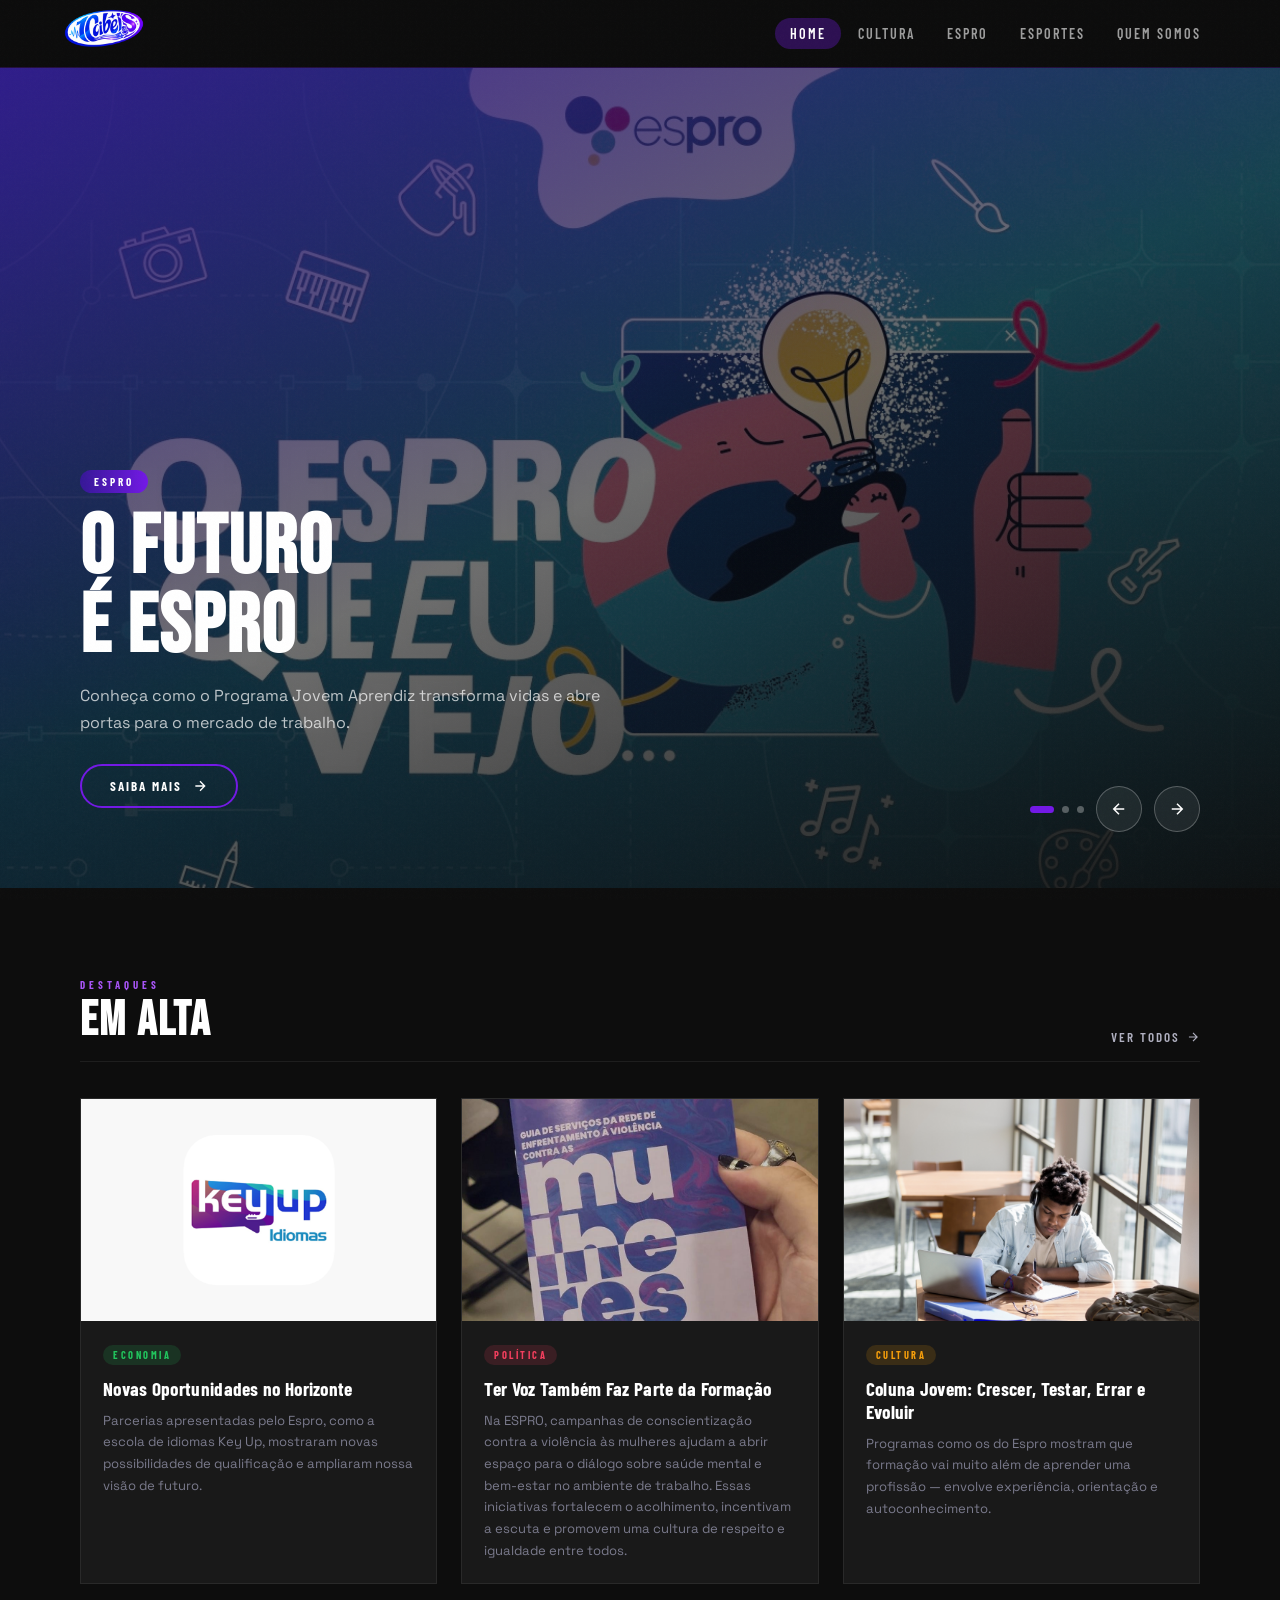
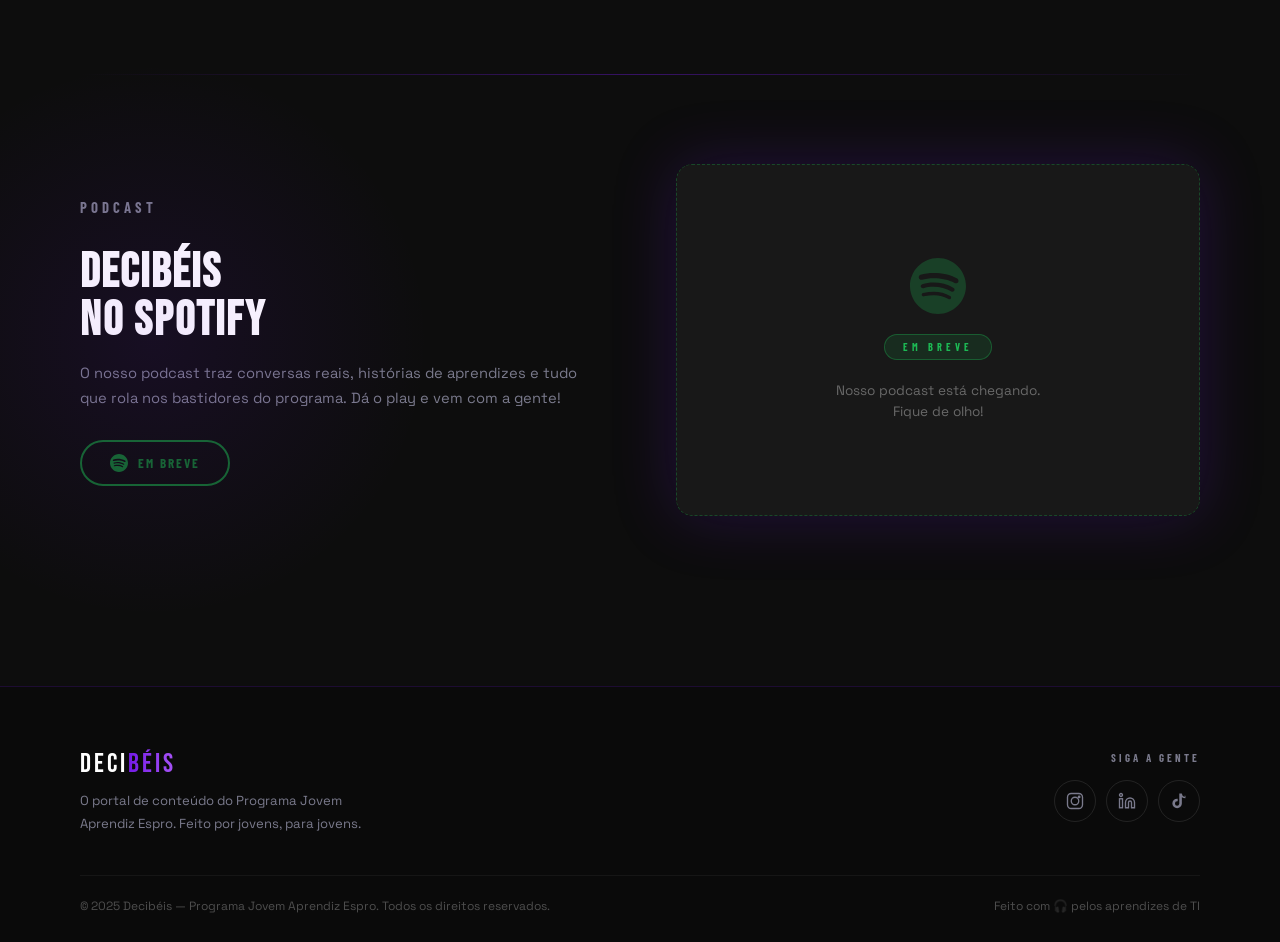
<file: index.html>
<!DOCTYPE html>
<html lang="pt-BR">

<head>
  <meta charset="UTF-8" />
  <meta name="viewport" content="width=device-width, initial-scale=1.0" />
  <title>Decibéis — Portal de Conteúdo Jovem Aprendiz</title>
  <link rel="stylesheet" href="style.css" />
</head>

<body>

  <!-- ── HEADER ── -->
  <header>
    <a href="index.html" class="logo-area">
      <img src="logo10.png" class="logo-img" alt="Decibéis">
    </a>

    <nav>
      <a href="index.html" class="active">Home</a>
      <a href="cultura.html">Cultura</a>
      <a href="espro.html">Espro</a>
      <a href="esportes.html">Esportes</a>
      <a href="quem-somos.html">Quem Somos</a>
    </nav>
  </header>

  <main>

    <!-- ── CARROSSEL ── -->
    <section class="carousel-section">
      <div class="carousel-track">

        <!-- Slide 1 — Espro -->
        <div class="carousel-slide active">
          <div class="carousel-slide-bg" style="background-image: url('esproqueeuvejo.JPG');"></div>
          <div class="carousel-content">
            <span class="slide-category">Espro</span>
            <h1 class="slide-title">O Futuro<br>é Espro</h1>
            <p class="slide-subtitle">Conheça como o Programa Jovem Aprendiz transforma vidas e abre portas para o
              mercado de trabalho.</p>
            <a href="espro.html" class="slide-btn">
              Saiba mais
              <svg width="16" height="16" viewBox="0 0 24 24" fill="none" stroke="currentColor" stroke-width="2">
                <path d="M5 12h14M12 5l7 7-7 7" />
              </svg>
            </a>
          </div>
        </div>

        <!-- Slide 2 — Saúde -->
        <div class="carousel-slide">
          <div class="carousel-slide-bg" style="background-image: url('treinosaude.jpg');"></div>
          <div class="carousel-content">
            <span class="slide-category">Saúde</span>
            <h1 class="slide-title">Cuidar<br>de Você</h1>
            <p class="slide-subtitle">Hábitos saudáveis não precisam ser complicados. Pequenas atitudes já fazem uma
              grande diferença na sua rotina.</p>
            <a href="esportes.html" class="slide-btn">
              Ver mais
              <svg width="16" height="16" viewBox="0 0 24 24" fill="none" stroke="currentColor" stroke-width="2">
                <path d="M5 12h14M12 5l7 7-7 7" />
              </svg>
            </a>
          </div>
        </div>

        <!-- Slide 3 — Cultura -->
        <div class="carousel-slide">
          <div class="carousel-slide-bg" style="background-image: url('crescer.webp');"></div>
          <div class="carousel-content">
            <span class="slide-category">Cultura</span>
            <h1 class="slide-title">Crescer,<br>Evoluir</h1>
            <p class="slide-subtitle">Ser jovem adulto hoje é um jogo no modo difícil. Entre estudos, trabalho e redes
              sociais — como realmente crescer?</p>
            <a href="cultura.html" class="slide-btn">
              Explorar
              <svg width="16" height="16" viewBox="0 0 24 24" fill="none" stroke="currentColor" stroke-width="2">
                <path d="M5 12h14M12 5l7 7-7 7" />
              </svg>
            </a>
          </div>
        </div>

      </div>

      <!-- Controls -->
      <div class="carousel-controls">
        <div class="carousel-dots">
          <div class="carousel-dot active"></div>
          <div class="carousel-dot"></div>
          <div class="carousel-dot"></div>
        </div>
        <button class="carousel-arrow carousel-prev" aria-label="Anterior">
          <svg width="18" height="18" viewBox="0 0 24 24" fill="none" stroke="currentColor" stroke-width="2">
            <path d="M19 12H5M12 19l-7-7 7-7" />
          </svg>
        </button>
        <button class="carousel-arrow carousel-next" aria-label="Próximo">
          <svg width="18" height="18" viewBox="0 0 24 24" fill="none" stroke="currentColor" stroke-width="2">
            <path d="M5 12h14M12 5l7 7-7 7" />
          </svg>
        </button>
      </div>
    </section>

    <!-- ── DESTAQUES ── -->
    <section class="news-section">
      <div class="section-header">
        <div>
          <p class="section-label">Destaques</p>
          <h2 class="section-title">Em Alta</h2>
        </div>
        <a href="#" class="section-link">
          Ver todos
          <svg width="14" height="14" viewBox="0 0 24 24" fill="none" stroke="currentColor" stroke-width="2">
            <path d="M5 12h14M12 5l7 7-7 7" />
          </svg>
        </a>
      </div>

      <div class="news-grid">

        <!-- Card — Economia -->
        <div class="news-card">
          <img src="keyup.png" alt="Key Up Idiomas" class="news-card-img" />
          <div class="news-card-body">
            <span class="news-card-cat cat-economia">Economia</span>
            <h3 class="news-card-title">Novas Oportunidades no Horizonte</h3>
            <p class="news-card-excerpt">Parcerias apresentadas pelo Espro, como a escola de idiomas Key Up, mostraram
              novas possibilidades de qualificação e ampliaram nossa visão de futuro.</p>
          </div>
        </div>

        <!-- Card — Política -->
        <div class="news-card">
          <img src="livromulheres.jpeg" alt="Palestra Espro" class="news-card-img" />
          <div class="news-card-body">
            <span class="news-card-cat cat-politica">Política</span>
            <h3 class="news-card-title">Ter Voz Também Faz Parte da Formação</h3>
            <p class="news-card-excerpt">Na ESPRO, campanhas de conscientização contra a violência às mulheres ajudam a
              abrir espaço para o diálogo sobre saúde mental e bem-estar no ambiente de trabalho. Essas iniciativas
              fortalecem o acolhimento, incentivam a escuta e promovem uma cultura de respeito e igualdade entre todos.
            </p>
          </div>
        </div>

        <!-- Card — Cultura -->
        <div class="news-card">
          <img src="colunajovem.jpg" alt="Aula no computador" class="news-card-img" />
          <div class="news-card-body">
            <span class="news-card-cat cat-cultura">Cultura</span>
            <h3 class="news-card-title">Coluna Jovem: Crescer, Testar, Errar e Evoluir</h3>
            <p class="news-card-excerpt">Programas como os do Espro mostram que formação vai muito além de aprender uma
              profissão — envolve experiência, orientação e autoconhecimento.</p>
          </div>
        </div>

      </div>
    </section>

    <div class="divider"></div>

    <!-- ── PODCAST ── -->
    <section class="podcast-section">
      <div class="podcast-info">
        <p class="section-label">Podcast</p>
        <h2 class="section-title">Decibéis<br>no Spotify</h2>
        <p>O nosso podcast traz conversas reais, histórias de aprendizes e tudo que rola nos bastidores do programa. Dá
          o play e vem com a gente!</p>
        <a href="https://open.spotify.com" target="_blank" class="slide-btn"
          style="border-color: #1DB954; color: #1DB954; opacity: 0.5; pointer-events: none; cursor: default;">
          <svg width="18" height="18" viewBox="0 0 24 24" fill="#1DB954">
            <path
              d="M12 0C5.4 0 0 5.4 0 12s5.4 12 12 12 12-5.4 12-12S18.66 0 12 0zm5.521 17.34c-.24.359-.66.48-1.021.24-2.82-1.74-6.36-2.101-10.561-1.141-.418.122-.779-.179-.899-.539-.12-.421.18-.78.54-.9 4.56-1.021 8.52-.6 11.64 1.32.42.18.479.659.301 1.02zm1.44-3.3c-.301.42-.841.6-1.262.3-3.239-1.98-8.159-2.58-11.939-1.38-.479.12-1.02-.12-1.14-.6-.12-.48.12-1.021.6-1.141C9.6 9.9 15 10.561 18.72 12.84c.361.181.54.78.241 1.2zm.12-3.36C15.24 8.4 8.82 8.16 5.16 9.301c-.6.179-1.2-.181-1.38-.721-.18-.601.18-1.2.72-1.381 4.26-1.26 11.28-1.02 15.721 1.621.539.3.719 1.02.419 1.56-.299.421-1.02.599-1.559.3z" />
          </svg>
          Em breve
        </a>
      </div>

      <!-- CARD "EM BREVE" no lugar do iframe -->
      <div class="podcast-player">
        <div style="
      background: #181818;
      border-radius: 16px;
      height: 352px;
      display: flex;
      flex-direction: column;
      align-items: center;
      justify-content: center;
      gap: 20px;
      border: 1px dashed rgba(29,185,84,0.3);
      text-align: center;
      padding: 40px;
    ">
          <!-- ícone Spotify apagado -->
          <svg width="56" height="56" viewBox="0 0 24 24" fill="rgba(29,185,84,0.25)">
            <path
              d="M12 0C5.4 0 0 5.4 0 12s5.4 12 12 12 12-5.4 12-12S18.66 0 12 0zm5.521 17.34c-.24.359-.66.48-1.021.24-2.82-1.74-6.36-2.101-10.561-1.141-.418.122-.779-.179-.899-.539-.12-.421.18-.78.54-.9 4.56-1.021 8.52-.6 11.64 1.32.42.18.479.659.301 1.02zm1.44-3.3c-.301.42-.841.6-1.262.3-3.239-1.98-8.159-2.58-11.939-1.38-.479.12-1.02-.12-1.14-.6-.12-.48.12-1.021.6-1.141C9.6 9.9 15 10.561 18.72 12.84c.361.181.54.78.241 1.2zm.12-3.36C15.24 8.4 8.82 8.16 5.16 9.301c-.6.179-1.2-.181-1.38-.721-.18-.601.18-1.2.72-1.381 4.26-1.26 11.28-1.02 15.721 1.621.539.3.719 1.02.419 1.56-.299.421-1.02.599-1.559.3z" />
          </svg>

          <!-- badge EM BREVE -->
          <span style="
        background: rgba(29,185,84,0.12);
        border: 1px solid rgba(29,185,84,0.35);
        color: #1DB954;
        font-family: 'Barlow Condensed', sans-serif;
        font-weight: 700;
        font-size: 0.65rem;
        letter-spacing: 4px;
        text-transform: uppercase;
        padding: 6px 18px;
        border-radius: 100px;
      ">Em breve</span>

          <p style="
        color: rgba(255,255,255,0.35);
        font-size: 0.85rem;
        line-height: 1.6;
        max-width: 260px;
      ">Nosso podcast está chegando.<br>Fique de olho!</p>
        </div>
      </div>
    </section>
  </main>

  <!-- ── FOOTER ── -->
  <footer>
    <div class="footer-top">
      <div class="footer-brand">
        <span class="logo-text">Deci<span>béis</span></span>
        <p>O portal de conteúdo do Programa Jovem Aprendiz Espro. Feito por jovens, para jovens.</p>
      </div>
      <div class="footer-socials">
        <h4>Siga a gente</h4>
        <div class="social-links">
          <a href="https://www.instagram.com/10cibeis/" class="social-link" title="Instagram" target="_blank">
            <svg width="18" height="18" viewBox="0 0 24 24" fill="none" stroke="currentColor" stroke-width="1.8">
              <rect x="2" y="2" width="20" height="20" rx="5" />
              <circle cx="12" cy="12" r="5" />
              <circle cx="17.5" cy="6.5" r="1" fill="currentColor" />
            </svg>
          </a>
          <a href="#" class="social-link" title="LinkedIn" target="_blank">
            <svg width="18" height="18" viewBox="0 0 24 24" fill="none" stroke="currentColor" stroke-width="1.8">
              <path d="M16 8a6 6 0 0 1 6 6v7h-4v-7a2 2 0 0 0-2-2 2 2 0 0 0-2 2v7h-4v-7a6 6 0 0 1 6-6z" />
              <rect x="2" y="9" width="4" height="12" />
              <circle cx="4" cy="4" r="2" />
            </svg>
          </a>
          <a href="#" class="social-link" title="TikTok" target="_blank">
            <svg width="18" height="18" viewBox="0 0 24 24" fill="currentColor">
              <path
                d="M19.59 6.69a4.83 4.83 0 0 1-3.77-4.25V2h-3.45v13.67a2.89 2.89 0 0 1-2.88 2.5 2.89 2.89 0 0 1-2.89-2.89 2.89 2.89 0 0 1 2.89-2.89c.28 0 .54.04.79.1V9.01a6.33 6.33 0 0 0-.79-.05 6.34 6.34 0 0 0-6.34 6.34 6.34 6.34 0 0 0 6.34 6.34 6.34 6.34 0 0 0 6.33-6.34l-.01-8.35a8.17 8.17 0 0 0 4.78 1.52V5.02a4.85 4.85 0 0 1-1-.33z" />
            </svg>
          </a>
        </div>
      </div>
    </div>
    <div class="footer-bottom">
      <p>© 2025 Decibéis — Programa Jovem Aprendiz Espro. Todos os direitos reservados.</p>
      <p>Feito com 🎧 pelos aprendizes de TI</p>
    </div>
  </footer>

  <script src="script.js"></script>
</body>

</html>
</file>
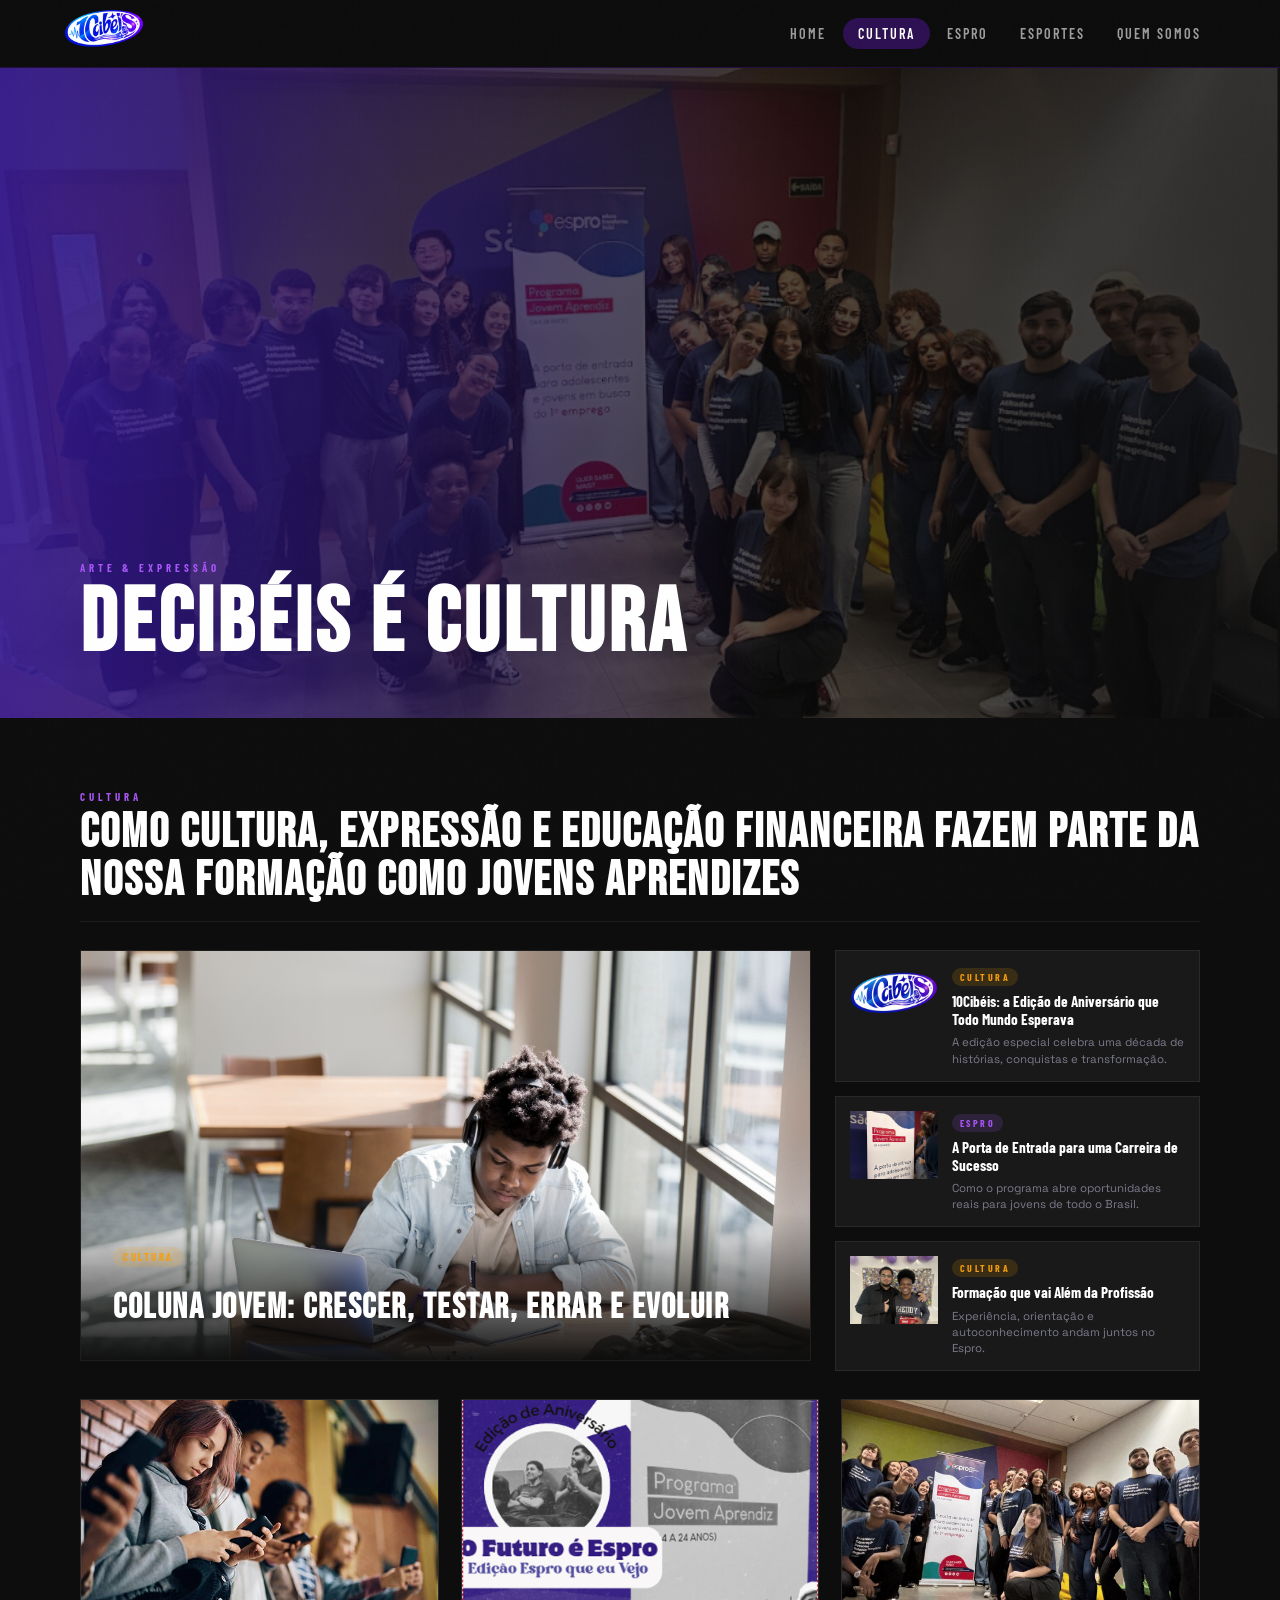
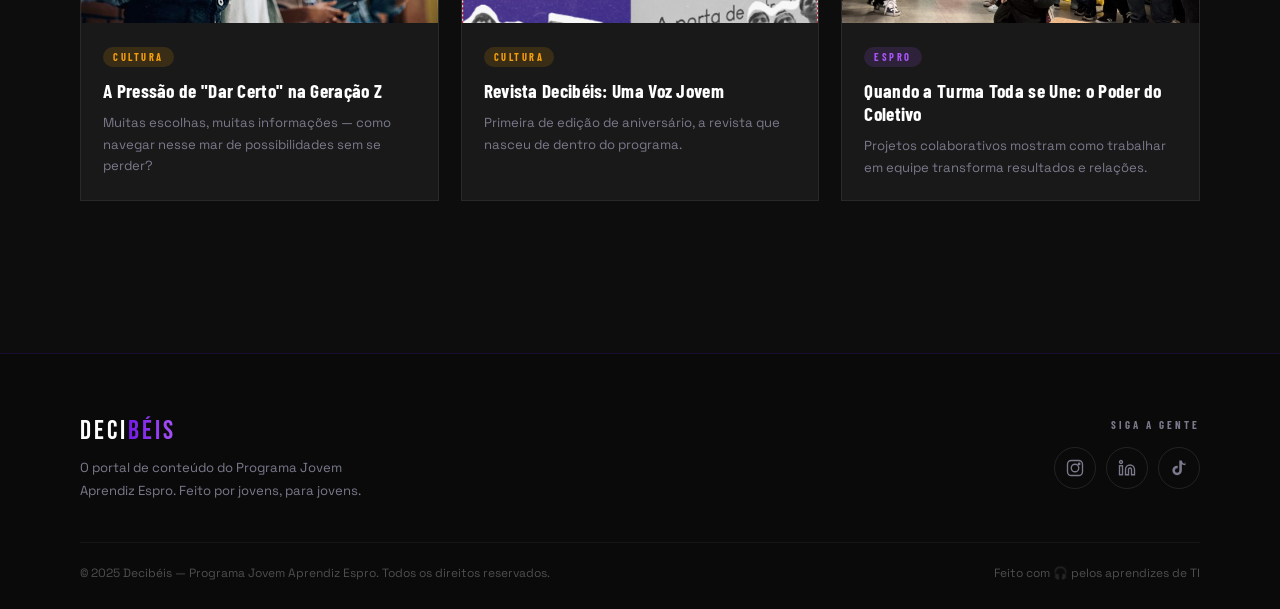
<file: cultura.html>
<!DOCTYPE html>
<html lang="pt-BR">

<head>
  <meta charset="UTF-8" />
  <meta name="viewport" content="width=device-width, initial-scale=1.0" />
  <title>Cultura — Decibéis</title>
  <link rel="stylesheet" href="style.css" />
</head>

<body>

  <header>
    <a href="index.html" class="logo-area">
      <img src="logo10.png" class="logo-img" alt="Decibéis">
    </a>
    <nav>
      <a href="index.html">Home</a>
      <a href="cultura.html" class="active">Cultura</a>
      <a href="espro.html">Espro</a>
      <a href="esportes.html">Esportes</a>
      <a href="quem-somos.html">Quem Somos</a>
    </nav>
  </header>

  <main>

    <div class="page-banner">
      <div class="page-banner-bg" style="background-image: url('turmacompleta.png');"></div>
      <div class="page-banner-content">
        <p class="section-label">Arte & Expressão</p>
        <h1>Decibéis é Cultura</h1>
      </div>
    </div>

    <div class="cat-page-grid">

      <div class="section-header" style="margin-bottom: 28px;">
        <div>
          <p class="section-label">Cultura</p>
          <h2 class="section-title">Como cultura, expressão e educação financeira
            fazem parte da nossa formação como jovens
            aprendizes</h2>
        </div>
      </div>

      <div class="articles-grid">
        <div class="article-featured">
          <img src="colunajovem.jpg" alt="Cultura destaque" class="news-card-img" />
          <div class="article-featured-overlay">
            <span class="news-card-cat cat-cultura">Cultura</span>
            <h2>Coluna Jovem: Crescer, Testar, Errar e Evoluir</h2>
          </div>
        </div>
        <div class="small-articles">
          <div class="article-small">
            <img src="logo10.png" alt="Capa Decibéis" />
            <div class="article-small-info">
              <span class="news-card-cat cat-cultura"
                style="font-size:0.62rem; padding: 3px 8px; margin-bottom: 6px; display:inline-block;">Cultura</span>
              <h4>10Cibéis: a Edição de Aniversário que Todo Mundo Esperava</h4>
              <p>A edição especial celebra uma década de histórias, conquistas e transformação.</p>
            </div>
          </div>
          <div class="article-small">
            <img src="programaaprendiz.jpeg" alt="Grupo" />
            <div class="article-small-info">
              <span class="news-card-cat cat-espro"
                style="font-size:0.62rem; padding: 3px 8px; margin-bottom: 6px; display:inline-block;">Espro</span>
              <h4>A Porta de Entrada para uma Carreira de Sucesso</h4>
              <p>Como o programa abre oportunidades reais para jovens de todo o Brasil.</p>
            </div>
          </div>
          <div class="article-small">
            <img src="anaegustavo.jpeg" alt="Aula" />
            <div class="article-small-info">
              <span class="news-card-cat cat-cultura"
                style="font-size:0.62rem; padding: 3px 8px; margin-bottom: 6px; display:inline-block;">Cultura</span>
              <h4>Formação que vai Além da Profissão</h4>
              <p>Experiência, orientação e autoconhecimento andam juntos no Espro.</p>
            </div>
          </div>
        </div>
      </div>

      <div class="articles-row" style="margin-top: 24px;">
        <div class="news-card">
          <img src="geraçãoz.jpg" alt="" class="news-card-img" />
          <div class="news-card-body">
            <span class="news-card-cat cat-cultura">Cultura</span>
            <h3 class="news-card-title">A Pressão de "Dar Certo" na Geração Z</h3>
            <p class="news-card-excerpt">Muitas escolhas, muitas informações — como navegar nesse mar de possibilidades
              sem se perder?</p>
          </div>
        </div>
        <div class="news-card">
          <img src="revista.png" alt="" class="news-card-img" />
          <div class="news-card-body">
            <span class="news-card-cat cat-cultura">Cultura</span>
            <h3 class="news-card-title">Revista Decibéis: Uma Voz Jovem</h3>
            <p class="news-card-excerpt">Primeira de edição de aniversário, a revista que nasceu de dentro
              do programa.</p>
          </div>
        </div>
        <div class="news-card">
          <img src="fotoquemsomos.jpeg" alt="" class="news-card-img" />
          <div class="news-card-body">
            <span class="news-card-cat cat-espro">Espro</span>
            <h3 class="news-card-title">Quando a Turma Toda se Une: o Poder do Coletivo</h3>
            <p class="news-card-excerpt">Projetos colaborativos mostram como trabalhar em equipe transforma resultados e
              relações.</p>
          </div>
        </div>
      </div>

    </div>
  </main>

  <footer>
    <div class="footer-top">
      <div class="footer-brand">
        <span class="logo-text">Deci<span>béis</span></span>
        <p>O portal de conteúdo do Programa Jovem Aprendiz Espro. Feito por jovens, para jovens.</p>
      </div>
      <div class="footer-socials">
        <h4>Siga a gente</h4>
        <div class="social-links">
          <a href="https://www.instagram.com/10cibeis/" class="social-link" title="Instagram" target="_blank">
            <svg width="18" height="18" viewBox="0 0 24 24" fill="none" stroke="currentColor" stroke-width="1.8">
              <rect x="2" y="2" width="20" height="20" rx="5" />
              <circle cx="12" cy="12" r="5" />
              <circle cx="17.5" cy="6.5" r="1" fill="currentColor" />
            </svg>
          </a>
          <a href="#" class="social-link" title="LinkedIn">
            <svg width="18" height="18" viewBox="0 0 24 24" fill="none" stroke="currentColor" stroke-width="1.8">
              <path d="M16 8a6 6 0 0 1 6 6v7h-4v-7a2 2 0 0 0-2-2 2 2 0 0 0-2 2v7h-4v-7a6 6 0 0 1 6-6z" />
              <rect x="2" y="9" width="4" height="12" />
              <circle cx="4" cy="4" r="2" />
            </svg>
          </a>
          <a href="#" class="social-link" title="TikTok">
            <svg width="18" height="18" viewBox="0 0 24 24" fill="currentColor">
              <path
                d="M19.59 6.69a4.83 4.83 0 0 1-3.77-4.25V2h-3.45v13.67a2.89 2.89 0 0 1-2.88 2.5 2.89 2.89 0 0 1-2.89-2.89 2.89 2.89 0 0 1 2.89-2.89c.28 0 .54.04.79.1V9.01a6.33 6.33 0 0 0-.79-.05 6.34 6.34 0 0 0-6.34 6.34 6.34 6.34 0 0 0 6.34 6.34 6.34 6.34 0 0 0 6.33-6.34l-.01-8.35a8.17 8.17 0 0 0 4.78 1.52V5.02a4.85 4.85 0 0 1-1-.33z" />
            </svg>
          </a>
        </div>
      </div>
    </div>
    <div class="footer-bottom">
      <p>© 2025 Decibéis — Programa Jovem Aprendiz Espro. Todos os direitos reservados.</p>
      <p>Feito com 🎧 pelos aprendizes de TI</p>
    </div>
  </footer>

  <script src="script.js"></script>
</body>

</html>
</file>
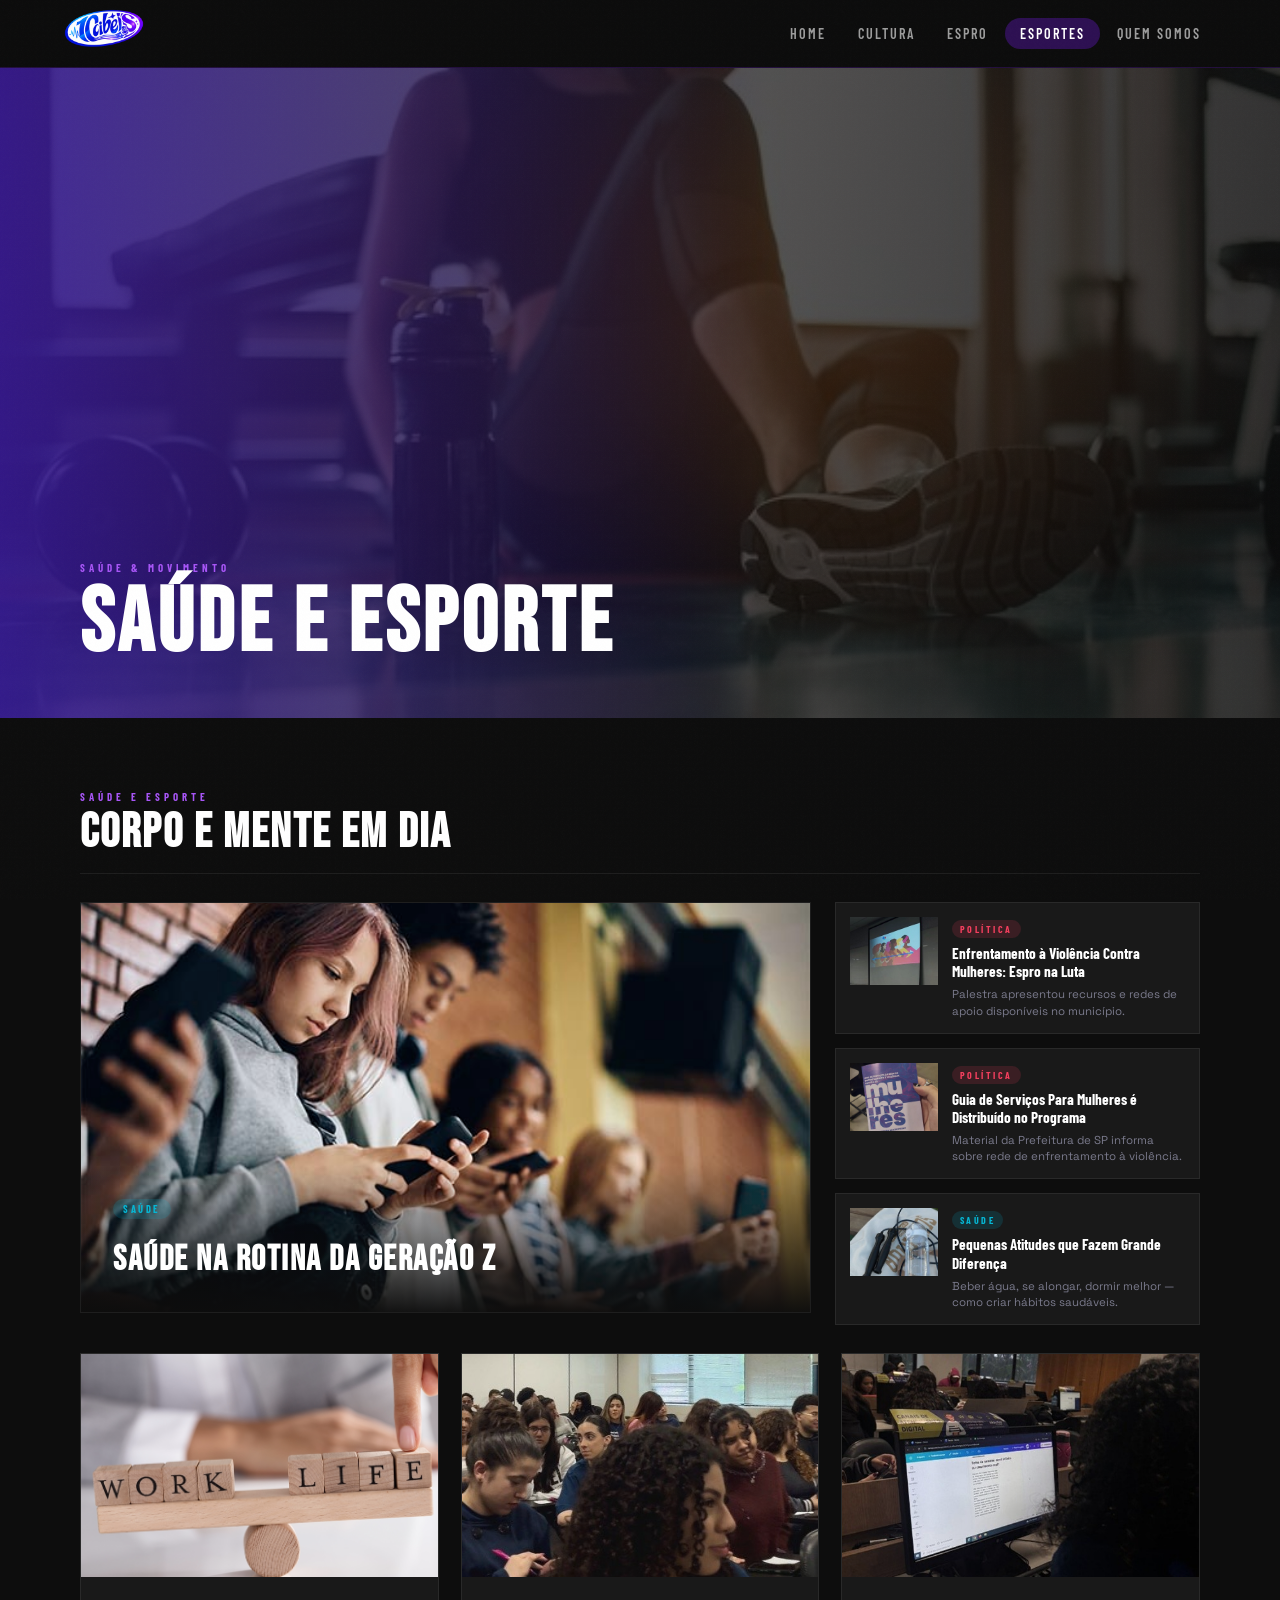
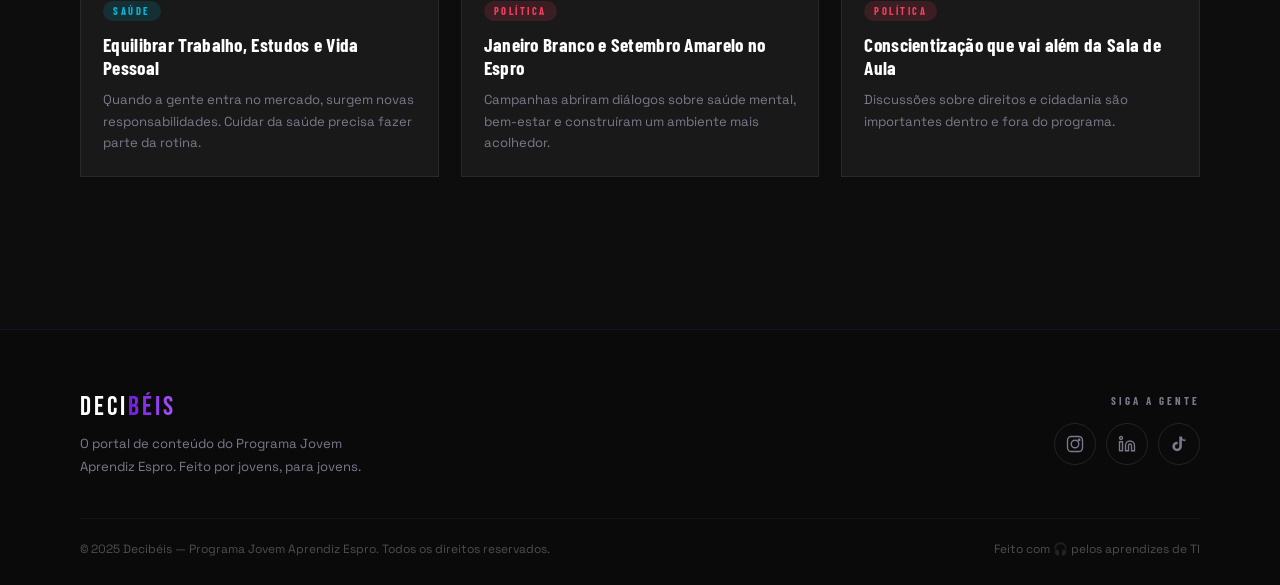
<file: esportes.html>
<!DOCTYPE html>
<html lang="pt-BR">
<head>
  <meta charset="UTF-8" />
  <meta name="viewport" content="width=device-width, initial-scale=1.0" />
  <title>Esportes — Decibéis</title>
  <link rel="stylesheet" href="style.css" />
</head>
<body>

  <header>
    <a href="index.html" class="logo-area">
      <img src="logo10.png" class="logo-img" alt="Decibéis">
    </a>
    <nav>
      <a href="index.html">Home</a>
      <a href="cultura.html">Cultura</a>
      <a href="espro.html">Espro</a>
      <a href="esportes.html" class="active">Esportes</a>
      <a href="quem-somos.html">Quem Somos</a>
    </nav>
  </header>

  <main>

    <div class="page-banner">
      <div class="page-banner-bg" style="background-image: url('saudeeesporte.jpg');"></div>
      <div class="page-banner-content">
        <p class="section-label">Saúde & Movimento</p>
        <h1>Saúde e Esporte</h1>
      </div>
    </div>

    <div class="cat-page-grid">

      <div class="section-header" style="margin-bottom: 28px;">
        <div>
          <p class="section-label">Saúde e Esporte</p>
          <h2 class="section-title">Corpo e Mente em Dia</h2>
        </div>
      </div>

      <div class="articles-grid">
        <div class="article-featured">
          <img src="geraçãoz.jpg" alt="Saúde destaque" class="news-card-img" />
          <div class="article-featured-overlay">
            <span class="news-card-cat cat-saude">Saúde</span>
            <h2>Saúde na Rotina da Geração Z</h2>
          </div>
        </div>
        <div class="small-articles">
          <div class="article-small">
            <img src="espronaluta.jpg" alt="Palestra" />
            <div class="article-small-info">
              <span class="news-card-cat cat-politica" style="font-size:0.62rem; padding: 3px 8px; margin-bottom: 6px; display:inline-block;">Política</span>
              <h4>Enfrentamento à Violência Contra Mulheres: Espro na Luta</h4>
              <p>Palestra apresentou recursos e redes de apoio disponíveis no município.</p>
            </div>
          </div>
          <div class="article-small">
            <img src="livromulheres.jpeg" alt="Guia Mulheres" />
            <div class="article-small-info">
              <span class="news-card-cat cat-politica" style="font-size:0.62rem; padding: 3px 8px; margin-bottom: 6px; display:inline-block;">Política</span>
              <h4>Guia de Serviços Para Mulheres é Distribuído no Programa</h4>
              <p>Material da Prefeitura de SP informa sobre rede de enfrentamento à violência.</p>
            </div>
          </div>
          <div class="article-small">
            <img src="saude.jpg" alt="Saúde" />
            <div class="article-small-info">
              <span class="news-card-cat cat-saude" style="font-size:0.62rem; padding: 3px 8px; margin-bottom: 6px; display:inline-block;">Saúde</span>
              <h4>Pequenas Atitudes que Fazem Grande Diferença</h4>
              <p>Beber água, se alongar, dormir melhor — como criar hábitos saudáveis.</p>
            </div>
          </div>
        </div>
      </div>

      <div class="articles-row" style="margin-top: 24px;">
        <div class="news-card">
          <img src="worklife.jpg" alt="" class="news-card-img" />
          <div class="news-card-body">
            <span class="news-card-cat cat-saude">Saúde</span>
            <h3 class="news-card-title">Equilibrar Trabalho, Estudos e Vida Pessoal</h3>
            <p class="news-card-excerpt">Quando a gente entra no mercado, surgem novas responsabilidades. Cuidar da saúde precisa fazer parte da rotina.</p>
          </div>
        </div>
        <div class="news-card">
          <img src="palestra.jpg" alt="" class="news-card-img" />
          <div class="news-card-body">
            <span class="news-card-cat cat-politica">Política</span>
            <h3 class="news-card-title">Janeiro Branco e Setembro Amarelo no Espro</h3>
            <p class="news-card-excerpt">Campanhas abriram diálogos sobre saúde mental, bem-estar e construíram um ambiente mais acolhedor.</p>
          </div>
        </div>
        <div class="news-card">
          <img src="fotoconcientizacao.jpg" alt="" class="news-card-img" />
          <div class="news-card-body">
            <span class="news-card-cat cat-politica">Política</span>
            <h3 class="news-card-title">Conscientização que vai além da Sala de Aula</h3>
            <p class="news-card-excerpt">Discussões sobre direitos e cidadania são importantes dentro e fora do programa.</p>
          </div>
        </div>
      </div>

    </div>
  </main>

  <footer>
    <div class="footer-top">
      <div class="footer-brand">
        <span class="logo-text">Deci<span>béis</span></span>
        <p>O portal de conteúdo do Programa Jovem Aprendiz Espro. Feito por jovens, para jovens.</p>
      </div>
      <div class="footer-socials">
        <h4>Siga a gente</h4>
        <div class="social-links">
          <a href="https://www.instagram.com/10cibeis/" class="social-link" title="Instagram" target="_blank">
            <svg width="18" height="18" viewBox="0 0 24 24" fill="none" stroke="currentColor" stroke-width="1.8"><rect x="2" y="2" width="20" height="20" rx="5"/><circle cx="12" cy="12" r="5"/><circle cx="17.5" cy="6.5" r="1" fill="currentColor"/></svg>
          </a>
          <a href="#" class="social-link" title="LinkedIn">
            <svg width="18" height="18" viewBox="0 0 24 24" fill="none" stroke="currentColor" stroke-width="1.8"><path d="M16 8a6 6 0 0 1 6 6v7h-4v-7a2 2 0 0 0-2-2 2 2 0 0 0-2 2v7h-4v-7a6 6 0 0 1 6-6z"/><rect x="2" y="9" width="4" height="12"/><circle cx="4" cy="4" r="2"/></svg>
          </a>
          <a href="#" class="social-link" title="TikTok">
            <svg width="18" height="18" viewBox="0 0 24 24" fill="currentColor"><path d="M19.59 6.69a4.83 4.83 0 0 1-3.77-4.25V2h-3.45v13.67a2.89 2.89 0 0 1-2.88 2.5 2.89 2.89 0 0 1-2.89-2.89 2.89 2.89 0 0 1 2.89-2.89c.28 0 .54.04.79.1V9.01a6.33 6.33 0 0 0-.79-.05 6.34 6.34 0 0 0-6.34 6.34 6.34 6.34 0 0 0 6.34 6.34 6.34 6.34 0 0 0 6.33-6.34l-.01-8.35a8.17 8.17 0 0 0 4.78 1.52V5.02a4.85 4.85 0 0 1-1-.33z"/></svg>
          </a>
        </div>
      </div>
    </div>
    <div class="footer-bottom">
      <p>© 2025 Decibéis — Programa Jovem Aprendiz Espro. Todos os direitos reservados.</p>
      <p>Feito com 🎧 pelos aprendizes de TI</p>
    </div>
  </footer>

  <script src="script.js"></script>
</body>
</html>
</file>
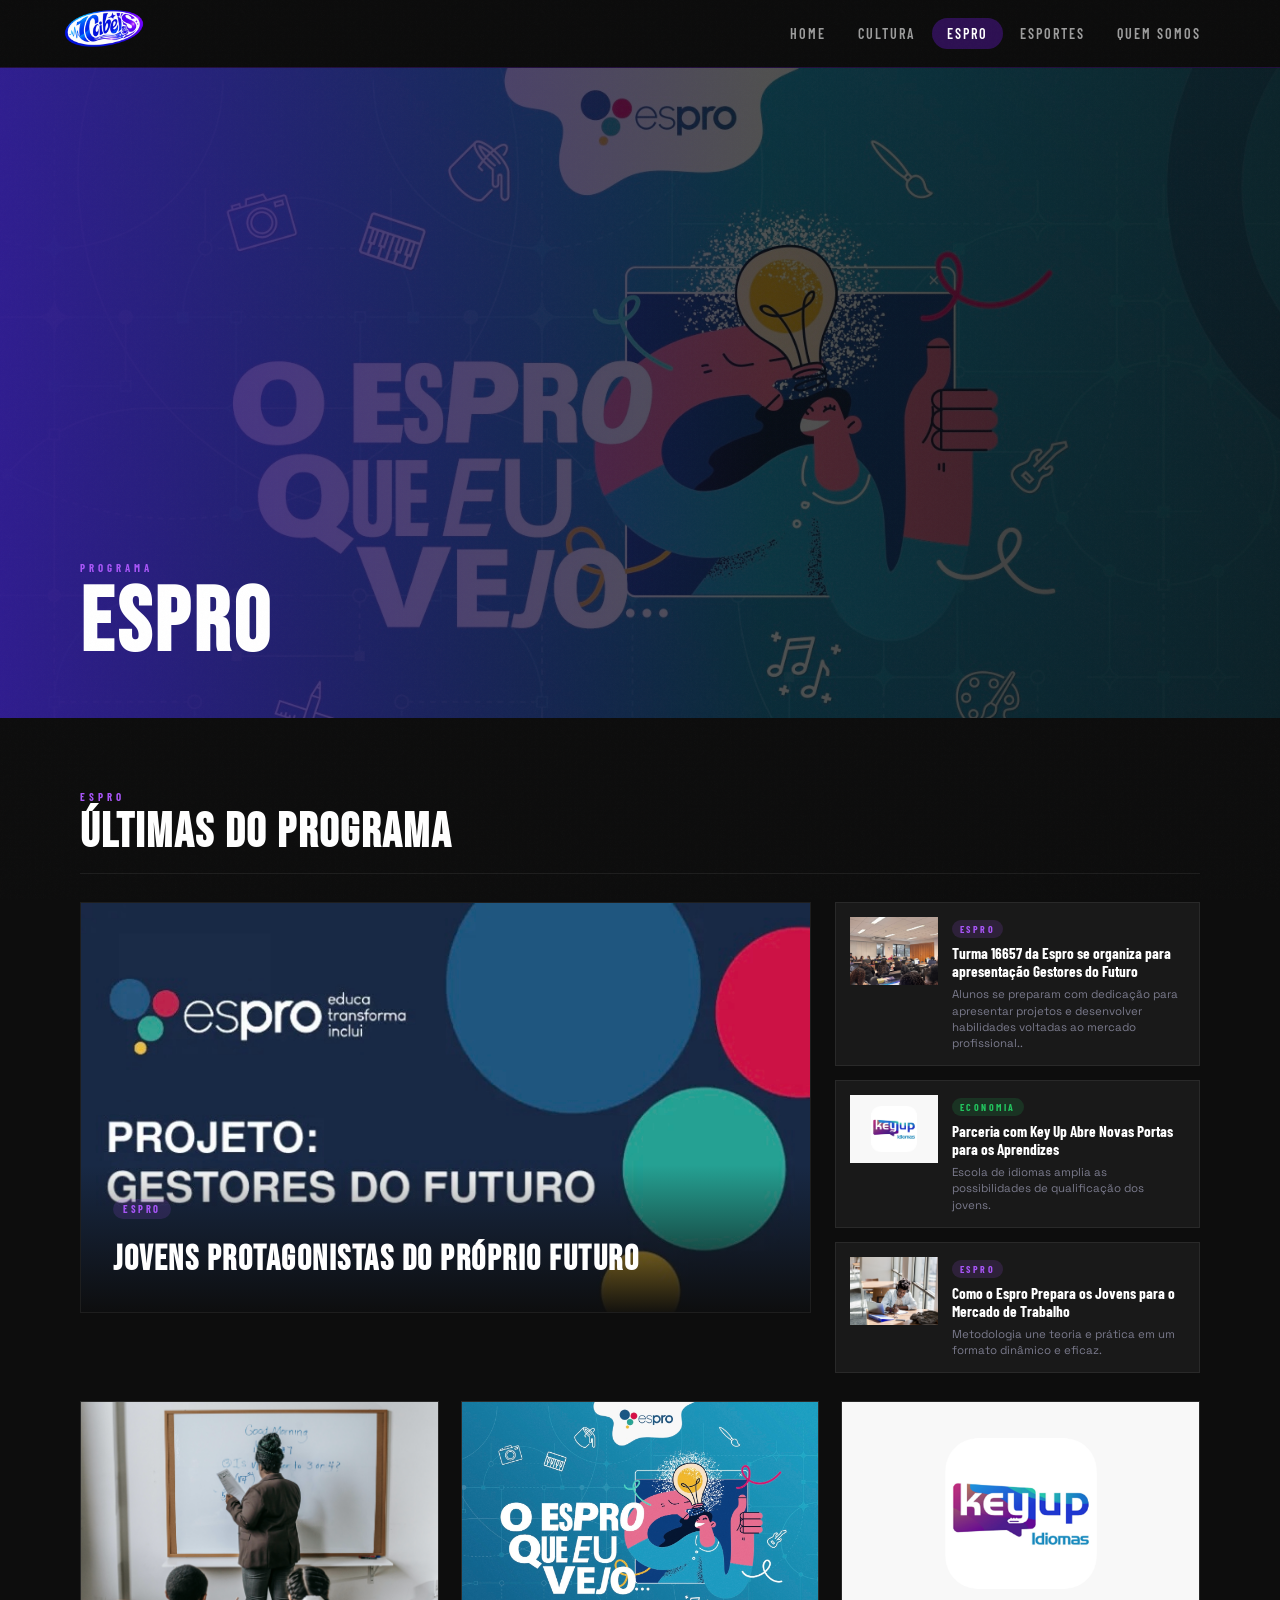
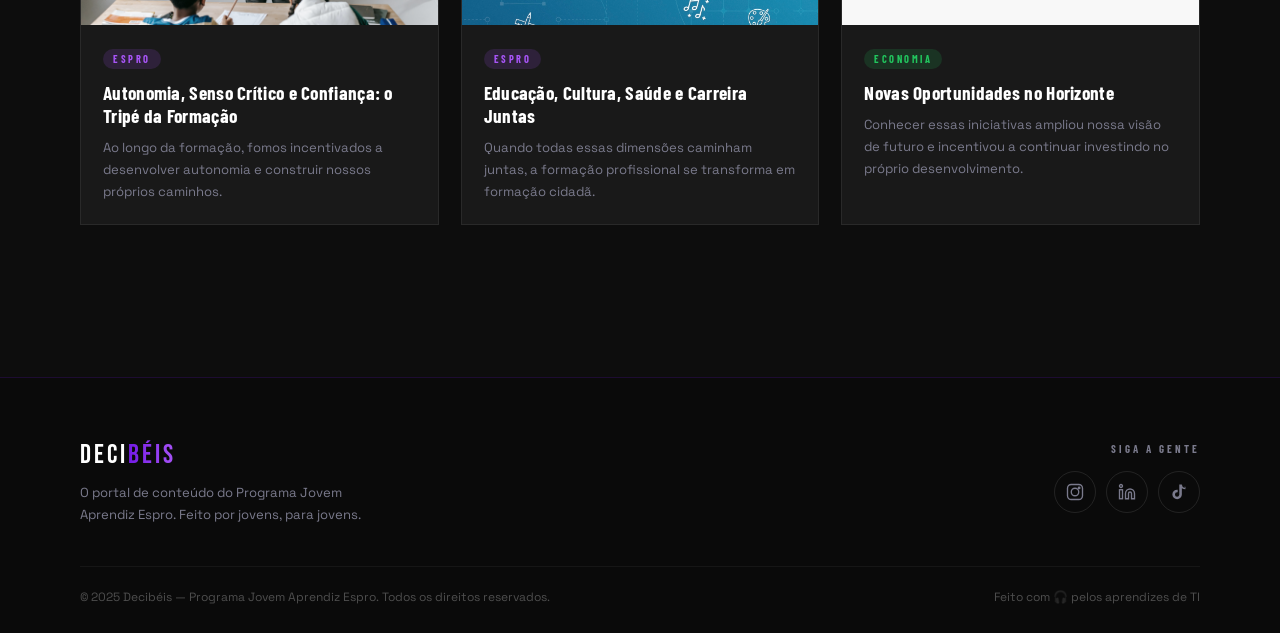
<file: espro.html>
<!DOCTYPE html>
<html lang="pt-BR">
<head>
  <meta charset="UTF-8" />
  <meta name="viewport" content="width=device-width, initial-scale=1.0" />
  <title>Espro — Decibéis</title>
  <link rel="stylesheet" href="style.css" />
</head>
<body>

  <header>
    <a href="index.html" class="logo-area">
      <img src="logo10.png" class="logo-img" alt="Decibéis">
    </a>
    <nav>
      <a href="index.html">Home</a>
      <a href="cultura.html">Cultura</a>
      <a href="espro.html" class="active">Espro</a>
      <a href="esportes.html">Esportes</a>
      <a href="quem-somos.html">Quem Somos</a>
    </nav>
  </header>

  <main>

    <div class="page-banner">
      <div class="page-banner-bg" style="background-image: url('esproqueeuvejo.JPG');"></div>
      <div class="page-banner-content">
        <p class="section-label">Programa</p>
        <h1>Espro</h1>
      </div>
    </div>

    <div class="cat-page-grid">

      <div class="section-header" style="margin-bottom: 28px;">
        <div>
          <p class="section-label">Espro</p>
          <h2 class="section-title">Últimas do Programa</h2>
        </div>
      </div>

      <!-- Destaque + coluna lateral -->
      <div class="articles-grid">
        <div class="article-featured">
          <img src="gestores.WEBP" alt="Grupo Espro" class="news-card-img" />
          <div class="article-featured-overlay">
            <span class="news-card-cat cat-espro">Espro</span>
            <h2>Jovens Protagonistas do Próprio Futuro</h2>
          </div>
        </div>
        <div class="small-articles">
          <div class="article-small">
            <img src="gestoresdofuturo.jpeg" alt="Aula Espro" />
            <div class="article-small-info">
              <span class="news-card-cat cat-espro" style="font-size:0.62rem; padding: 3px 8px; margin-bottom: 6px; display:inline-block;">Espro</span>
              <h4>Turma 16657 da Espro se organiza para apresentação Gestores do Futuro</h4>
              <p>Alunos se preparam com dedicação para apresentar projetos e desenvolver habilidades voltadas ao mercado profissional..</p>
            </div>
          </div>
          <div class="article-small">
            <img src="keyup.png" alt="Key Up" />
            <div class="article-small-info">
              <span class="news-card-cat cat-economia" style="font-size:0.62rem; padding: 3px 8px; margin-bottom: 6px; display:inline-block;">Economia</span>
              <h4>Parceria com Key Up Abre Novas Portas para os Aprendizes</h4>
              <p>Escola de idiomas amplia as possibilidades de qualificação dos jovens.</p>
            </div>
          </div>
          <div class="article-small">
            <img src="colunajovem.jpg" alt="Computador" />
            <div class="article-small-info">
              <span class="news-card-cat cat-espro" style="font-size:0.62rem; padding: 3px 8px; margin-bottom: 6px; display:inline-block;">Espro</span>
              <h4>Como o Espro Prepara os Jovens para o Mercado de Trabalho</h4>
              <p>Metodologia une teoria e prática em um formato dinâmico e eficaz.</p>
            </div>
          </div>
        </div>
      </div>

      <!-- Mais cards -->
      <div class="articles-row" style="margin-top: 24px;">
        <div class="news-card">
          <img src="formacao.jpeg" alt="Espro" class="news-card-img" />
          <div class="news-card-body">
            <span class="news-card-cat cat-espro">Espro</span>
            <h3 class="news-card-title">Autonomia, Senso Crítico e Confiança: o Tripé da Formação</h3>
            <p class="news-card-excerpt">Ao longo da formação, fomos incentivados a desenvolver autonomia e construir nossos próprios caminhos.</p>
          </div>
        </div>
        <div class="news-card">
          <img src="esproqueeuvejo.JPG" alt="Aula" class="news-card-img" />
          <div class="news-card-body">
            <span class="news-card-cat cat-espro">Espro</span>
            <h3 class="news-card-title">Educação, Cultura, Saúde e Carreira Juntas</h3>
            <p class="news-card-excerpt">Quando todas essas dimensões caminham juntas, a formação profissional se transforma em formação cidadã.</p>
          </div>
        </div>
        <div class="news-card">
          <img src="keyup.png" alt="Key Up" class="news-card-img" />
          <div class="news-card-body">
            <span class="news-card-cat cat-economia">Economia</span>
            <h3 class="news-card-title">Novas Oportunidades no Horizonte</h3>
            <p class="news-card-excerpt">Conhecer essas iniciativas ampliou nossa visão de futuro e incentivou a continuar investindo no próprio desenvolvimento.</p>
          </div>
        </div>
      </div>

    </div>
  </main>

  <footer>
    <div class="footer-top">
      <div class="footer-brand">
        <span class="logo-text">Deci<span>béis</span></span>
        <p>O portal de conteúdo do Programa Jovem Aprendiz Espro. Feito por jovens, para jovens.</p>
      </div>
      <div class="footer-socials">
        <h4>Siga a gente</h4>
        <div class="social-links">
          <a href="https://www.instagram.com/10cibeis/" class="social-link" title="Instagram" target="_blank">
            <svg width="18" height="18" viewBox="0 0 24 24" fill="none" stroke="currentColor" stroke-width="1.8"><rect x="2" y="2" width="20" height="20" rx="5"/><circle cx="12" cy="12" r="5"/><circle cx="17.5" cy="6.5" r="1" fill="currentColor"/></svg>
          </a>
          <a href="#" class="social-link" title="LinkedIn">
            <svg width="18" height="18" viewBox="0 0 24 24" fill="none" stroke="currentColor" stroke-width="1.8"><path d="M16 8a6 6 0 0 1 6 6v7h-4v-7a2 2 0 0 0-2-2 2 2 0 0 0-2 2v7h-4v-7a6 6 0 0 1 6-6z"/><rect x="2" y="9" width="4" height="12"/><circle cx="4" cy="4" r="2"/></svg>
          </a>
          <a href="#" class="social-link" title="TikTok">
            <svg width="18" height="18" viewBox="0 0 24 24" fill="currentColor"><path d="M19.59 6.69a4.83 4.83 0 0 1-3.77-4.25V2h-3.45v13.67a2.89 2.89 0 0 1-2.88 2.5 2.89 2.89 0 0 1-2.89-2.89 2.89 2.89 0 0 1 2.89-2.89c.28 0 .54.04.79.1V9.01a6.33 6.33 0 0 0-.79-.05 6.34 6.34 0 0 0-6.34 6.34 6.34 6.34 0 0 0 6.34 6.34 6.34 6.34 0 0 0 6.33-6.34l-.01-8.35a8.17 8.17 0 0 0 4.78 1.52V5.02a4.85 4.85 0 0 1-1-.33z"/></svg>
          </a>
        </div>
      </div>
    </div>
    <div class="footer-bottom">
      <p>© 2025 Decibéis — Programa Jovem Aprendiz Espro. Todos os direitos reservados.</p>
      <p>Feito com 🎧 pelos aprendizes de TI</p>
    </div>
  </footer>

  <script src="script.js"></script>
</body>
</html>
</file>
<file: style.css>
@import url('https://fonts.googleapis.com/css2?family=Bebas+Neue&family=Space+Grotesk:wght@300;400;500;600;700&family=Barlow+Condensed:ital,wght@0,400;0,600;0,700;1,700&display=swap');

/* ══════════════════════════════════════════
   TOKENS DE MARCA — NOVA IDENTIDADE DECIBÉIS
══════════════════════════════════════════ */
:root {
  --purple:       #351896;
  --purple-deep:  #1e0d5c;
  --violet:       #7319e6;
  --violet-light: #a855f7;
  --violet-glow:  rgba(115,25,230,0.25);
  --black:        #0d0d0d;
  --surface:      #151515;
  --surface2:     #1c1c1c;
  --white:        #ffffff;
  --gray:         #7a7a8c;
  --gray-light:   #b0b0c0;

  /* categorias */
  --c-espro:    #a855f7;
  --c-cultura:  #f59e0b;
  --c-esportes: #f43f5e;
  --c-saude:    #06b6d4;
  --c-eco:      #22c55e;
  --c-pol:      #f43f5e;

  --card-bg: #191919;
  --border:  rgba(255,255,255,0.07);
}

/* ══════════════════════════════════════════
   RESET & BASE
══════════════════════════════════════════ */
*, *::before, *::after { box-sizing: border-box; margin: 0; padding: 0; }
html { scroll-behavior: smooth; }

body {
  font-family: 'Space Grotesk', sans-serif;
  background: var(--black);
  color: var(--white);
  overflow-x: hidden;
}

/* grain de filme */
body::after {
  content: '';
  position: fixed; inset: 0;
  background-image: url("data:image/svg+xml,%3Csvg xmlns='http://www.w3.org/2000/svg' width='300' height='300'%3E%3Cfilter id='n'%3E%3CfeTurbulence baseFrequency='.85' numOctaves='4' stitchTiles='stitch'/%3E%3C/filter%3E%3Crect width='100%25' height='100%25' filter='url(%23n)' opacity='.025'/%3E%3C/svg%3E");
  pointer-events: none;
  z-index: 9999;
}

/* ══════════════════════════════════════════
   HEADER
══════════════════════════════════════════ */
header {
  position: fixed; top: 0; left: 0; right: 0;
  z-index: 1000;
  height: 68px;
  display: flex; align-items: center; justify-content: space-between;
  padding: 0 5%;
  background: rgba(13,13,13,0.88);
  backdrop-filter: blur(24px);
  -webkit-backdrop-filter: blur(24px);
  border-bottom: 1px solid rgba(115,25,230,0.22);
  transition: transform .35s ease;
}

.logo-area {
  display: flex; align-items: center; gap: 10px;
  text-decoration: none;
}

.logo-text {
  font-family: 'Bebas Neue', sans-serif;
  font-size: 2rem;
  letter-spacing: 3px;
  color: var(--white);
  line-height: 1;
}

/* span dentro do logo = cor violeta */
.logo-text span {
  background: linear-gradient(90deg, var(--violet), var(--violet-light));
  -webkit-background-clip: text;
  -webkit-text-fill-color: transparent;
}

/* logo como imagem */
.logo-img {
  height: 120px; width: auto; object-fit: contain;
}

nav {
  display: flex; align-items: center; gap: 2px;
}

nav a {
  color: rgba(255,255,255,0.6);
  text-decoration: none;
  font-family: 'Barlow Condensed', sans-serif;
  font-weight: 600;
  font-size: 0.88rem;
  letter-spacing: 2px;
  text-transform: uppercase;
  padding: 7px 15px;
  border-radius: 100px;
  transition: all .22s ease;
  position: relative;
}

nav a:hover { color: var(--white); background: rgba(115,25,230,0.18); }
nav a.active { color: var(--white); background: rgba(115,25,230,0.32); }

main { padding-top: 68px; }

/* ══════════════════════════════════════════
   CARROSSEL / HERO
══════════════════════════════════════════ */
.carousel-section {
  position: relative;
  height: calc(100vh - 68px);
  min-height: 500px;
  max-height: 820px;
  overflow: hidden;
}

.carousel-track {
  display: flex;
  height: 100%;
  transition: transform 0.75s cubic-bezier(0.77,0,0.175,1);
}

.carousel-slide {
  min-width: 100%; height: 100%;
  position: relative; overflow: hidden;
}

.carousel-slide-bg {
  position: absolute; inset: 0;
  background-size: cover;
  background-position: center;
  transform: scale(1.06);
  transition: transform 9s ease;
  filter: saturate(0.65) brightness(0.5);
}

.carousel-slide.active .carousel-slide-bg { transform: scale(1); }

/* gradiente overlay com cor roxa */
.carousel-slide::after {
  content: '';
  position: absolute; inset: 0;
  background: linear-gradient(
    155deg,
    rgba(53,24,150,0.85) 0%,
    rgba(13,13,13,0.15) 50%,
    rgba(13,13,13,0.92) 100%
  );
}

.carousel-content {
  position: absolute; bottom: 0; left: 0; right: 0;
  z-index: 2;
  padding: clamp(24px,5vw,64px) clamp(24px,8vw,80px) clamp(48px,7vw,80px);
  max-width: 720px;
}

.slide-category {
  display: inline-block;
  background: linear-gradient(90deg, var(--purple), var(--violet));
  color: var(--white);
  font-family: 'Barlow Condensed', sans-serif;
  font-weight: 700;
  font-size: 0.7rem;
  letter-spacing: 3px;
  text-transform: uppercase;
  padding: 5px 14px;
  border-radius: 100px;
  margin-bottom: 16px;
}

.slide-title {
  font-family: 'Bebas Neue', sans-serif;
  font-size: clamp(2.8rem, 6.5vw, 5.5rem);
  line-height: 0.95;
  letter-spacing: 2px;
  margin-bottom: 16px;
}

.slide-subtitle {
  font-size: clamp(0.88rem, 1.3vw, 1rem);
  color: rgba(255,255,255,0.72);
  max-width: 520px;
  line-height: 1.65;
  margin-bottom: 28px;
}

.slide-btn {
  display: inline-flex; align-items: center; gap: 10px;
  background: transparent;
  border: 2px solid var(--violet);
  color: var(--white);
  font-family: 'Barlow Condensed', sans-serif;
  font-weight: 700;
  font-size: 0.82rem;
  letter-spacing: 2px;
  text-transform: uppercase;
  padding: 12px 28px;
  border-radius: 100px;
  cursor: pointer;
  text-decoration: none;
  transition: all .25s ease;
}

.slide-btn:hover {
  background: var(--violet);
  box-shadow: 0 0 32px rgba(115,25,230,0.45);
}

.slide-btn svg { transition: transform .25s ease; }
.slide-btn:hover svg { transform: translateX(4px); }

/* controles */
.carousel-controls {
  position: absolute;
  bottom: clamp(24px,5vw,56px);
  right: clamp(24px,8vw,80px);
  z-index: 10;
  display: flex; align-items: center; gap: 12px;
}

.carousel-dots { display: flex; gap: 8px; align-items: center; }

.carousel-dot {
  width: 7px; height: 7px;
  background: rgba(255,255,255,0.3);
  border-radius: 50%;
  cursor: pointer;
  transition: all .3s ease;
}

.carousel-dot.active {
  background: var(--violet);
  width: 24px;
  border-radius: 4px;
}

.carousel-arrow {
  width: 46px; height: 46px;
  border: 1px solid rgba(255,255,255,0.25);
  background: rgba(255,255,255,0.07);
  backdrop-filter: blur(10px);
  border-radius: 50%;
  color: var(--white);
  cursor: pointer;
  display: flex; align-items: center; justify-content: center;
  transition: all .22s ease;
}

.carousel-arrow:hover {
  background: var(--violet);
  border-color: var(--violet);
  box-shadow: 0 0 20px rgba(115,25,230,0.4);
}

/* ══════════════════════════════════════════
   SECTION HEADER
══════════════════════════════════════════ */
.section-header {
  display: flex; align-items: flex-end; justify-content: space-between;
  margin-bottom: 36px;
  padding-bottom: 16px;
  border-bottom: 1px solid var(--border);
}

.section-label {
  font-family: 'Barlow Condensed', sans-serif;
  font-weight: 700;
  font-size: 0.68rem;
  letter-spacing: 4px;
  text-transform: uppercase;
  color: var(--violet-light);
  margin-bottom: 6px;
}

.section-title {
  font-family: 'Bebas Neue', sans-serif;
  font-size: clamp(2rem, 4vw, 3rem);
  letter-spacing: 2px;
  line-height: 1;
}

.section-link {
  font-family: 'Barlow Condensed', sans-serif;
  font-weight: 600;
  font-size: 0.82rem;
  letter-spacing: 2px;
  text-transform: uppercase;
  color: var(--gray-light);
  text-decoration: none;
  display: flex; align-items: center; gap: 6px;
  transition: gap .2s ease, color .2s ease;
}

.section-link:hover { gap: 12px; color: var(--white); }

/* ══════════════════════════════════════════
   NOTÍCIAS — GRID DE CARDS
══════════════════════════════════════════ */
.news-section {
  padding: clamp(56px,7vw,96px) clamp(20px,8vw,80px);
  position: relative; z-index: 1;
}

.news-grid {
  display: grid;
  grid-template-columns: repeat(3, 1fr);
  gap: 24px;
}

.news-card {
  display: flex; flex-direction: column;
  background: var(--card-bg);
  border: 1px solid var(--border);
  overflow: hidden;
  cursor: pointer;
  transition: transform .3s ease, border-color .3s ease, box-shadow .3s ease;
}

.news-card:hover {
  transform: translateY(-6px);
  border-color: rgba(115,25,230,0.4);
  box-shadow: 0 20px 48px rgba(0,0,0,0.6);
}

.news-card-img {
  width: 100%;
  aspect-ratio: 16/10;
  object-fit: cover;
  display: block;
  filter: saturate(0.8);
  transition: transform .5s ease, filter .4s ease;
}

.news-card:hover .news-card-img {
  transform: scale(1.05);
  filter: saturate(1);
}

.news-card-body { padding: 22px; }

.news-card-cat {
  display: inline-block;
  font-family: 'Barlow Condensed', sans-serif;
  font-weight: 700;
  font-size: 0.65rem;
  letter-spacing: 2.5px;
  text-transform: uppercase;
  padding: 4px 10px;
  border-radius: 100px;
  margin-bottom: 12px;
}

/* cores por categoria */
.cat-espro    { background: rgba(168,85,247,0.15); color: var(--c-espro); }
.cat-cultura  { background: rgba(245,158,11,0.15); color: var(--c-cultura); }
.cat-esportes { background: rgba(244,63,94,0.15);  color: var(--c-esportes); }
.cat-saude    { background: rgba(6,182,212,0.15);  color: var(--c-saude); }
.cat-economia { background: rgba(34,197,94,0.15);  color: var(--c-eco); }
.cat-politica { background: rgba(244,63,94,0.15);  color: var(--c-pol); }

.news-card-title {
  font-family: 'Barlow Condensed', sans-serif;
  font-weight: 700;
  font-size: 1.2rem;
  line-height: 1.2;
  margin-bottom: 10px;
  letter-spacing: 0.3px;
}

.news-card-excerpt {
  font-size: 0.82rem;
  color: var(--gray);
  line-height: 1.65;
}

/* ══════════════════════════════════════════
   DIVISOR
══════════════════════════════════════════ */
.divider {
  height: 1px;
  background: linear-gradient(90deg, transparent, rgba(115,25,230,0.4), transparent);
  margin: 0 clamp(20px,8vw,80px);
}

/* ══════════════════════════════════════════
   PODCAST / SPOTIFY
══════════════════════════════════════════ */
.podcast-section {
  padding: clamp(56px,7vw,96px) clamp(20px,8vw,80px);
  display: grid;
  grid-template-columns: 1fr 1fr;
  gap: clamp(36px,6vw,72px);
  align-items: center;
  position: relative; z-index: 1;
}

.podcast-section::before {
  content: '';
  position: absolute; left: -10%; top: 50%;
  transform: translateY(-50%);
  width: 560px; height: 560px;
  background: radial-gradient(circle, rgba(115,25,230,0.1) 0%, transparent 70%);
  pointer-events: none;
}

.podcast-info .section-title { margin-bottom: 16px; }

.podcast-info p {
  color: var(--gray);
  line-height: 1.75;
  margin-bottom: 28px;
  font-size: 0.92rem;
}

.podcast-player {
  border-radius: 16px;
  overflow: hidden;
  box-shadow: 0 0 64px rgba(115,25,230,0.22);
}

/* ══════════════════════════════════════════
   FOOTER
══════════════════════════════════════════ */
footer {
  background: #0a0a0a;
  border-top: 1px solid rgba(115,25,230,0.18);
  padding: clamp(40px,6vw,64px) clamp(20px,8vw,80px) 28px;
  position: relative; z-index: 1;
  margin-top: 80px;
}

.footer-top {
  display: flex;
  justify-content: space-between;
  align-items: flex-start;
  margin-bottom: 40px;
  gap: 40px;
}

.footer-brand .logo-text {
  font-size: 1.7rem;
  margin-bottom: 12px;
  display: block;
}

.footer-brand p {
  color: var(--gray);
  font-size: 0.82rem;
  max-width: 300px;
  line-height: 1.7;
}

.footer-socials {
  display: flex; flex-direction: column;
  gap: 8px; align-items: flex-end;
}

.footer-socials h4 {
  font-family: 'Barlow Condensed', sans-serif;
  font-weight: 700;
  font-size: 0.68rem;
  letter-spacing: 3px;
  text-transform: uppercase;
  color: var(--gray);
  margin-bottom: 8px;
}

.social-links { display: flex; gap: 10px; }

.social-link {
  width: 42px; height: 42px;
  border: 1px solid rgba(255,255,255,0.1);
  border-radius: 50%;
  display: flex; align-items: center; justify-content: center;
  color: var(--gray);
  text-decoration: none;
  transition: all .25s ease;
}

.social-link:hover {
  border-color: var(--violet);
  color: var(--white);
  background: rgba(115,25,230,0.18);
  transform: translateY(-3px);
  box-shadow: 0 8px 20px rgba(115,25,230,0.3);
}

.footer-bottom {
  border-top: 1px solid rgba(255,255,255,0.05);
  padding-top: 22px;
  display: flex; justify-content: space-between; align-items: center;
}

.footer-bottom p {
  color: rgba(255,255,255,0.28);
  font-size: 0.75rem;
}

/* ══════════════════════════════════════════
   PAGE BANNER (páginas internas)
══════════════════════════════════════════ */
.page-banner {
  height: 650px;
  position: relative; overflow: hidden;
  display: flex; align-items: flex-end;
  padding: 0 clamp(20px,8vw,80px) 48px;
}

.page-banner-bg {
  position: absolute; inset: 0;
  background-size: cover;
  background-position: center;
  filter: brightness(0.65) saturate(0.9);
}

.page-banner::after {
  content: '';
  position: absolute; inset: 0;
  background: linear-gradient(
    to right,
    rgba(53,24,150,0.88) 0%,
    rgba(13,13,13,0.55) 60%,
    rgba(13,13,13,0.75) 100%
  );
}

.page-banner-content {
  position: relative; z-index: 1;
}

.page-banner-content h1 {
  font-family: 'Bebas Neue', sans-serif;
  font-size: clamp(3rem, 7vw, 6rem);
  letter-spacing: 4px;
  line-height: 1;
}

/* ══════════════════════════════════════════
   PÁGINAS DE CATEGORIA (cat-page-grid)
══════════════════════════════════════════ */
.cat-page-grid {
  padding: clamp(40px,6vw,72px) clamp(20px,8vw,80px);
  position: relative; z-index: 1;
}

.articles-grid {
  display: grid;
  grid-template-columns: 2fr 1fr;
  gap: 24px;
  margin-bottom: 28px;
}

/* destaque grande */
.article-featured {
  position: relative; overflow: hidden;
  aspect-ratio: 16/9;
  cursor: pointer;
  border: 1px solid var(--border);
}

.article-featured .news-card-img {
  width: 100%; height: 100%;
  object-fit: cover;
  filter: saturate(0.75);
  transition: transform .5s ease, filter .4s ease;
}

.article-featured:hover .news-card-img {
  transform: scale(1.04);
  filter: saturate(1);
}

.article-featured-overlay {
  position: absolute; bottom: 0; left: 0; right: 0;
  padding: 32px;
  background: linear-gradient(to top, rgba(13,13,13,0.97) 0%, transparent 100%);
}

.article-featured-overlay h2 {
  font-family: 'Bebas Neue', sans-serif;
  font-size: clamp(1.6rem, 2.8vw, 2.2rem);
  letter-spacing: 1.5px;
  line-height: 1.1;
  margin-top: 10px;
}

/* artigos pequenos na coluna lateral */
.small-articles {
  display: flex; flex-direction: column; gap: 14px;
}

.article-small {
  display: flex; gap: 14px;
  cursor: pointer;
  padding: 14px;
  background: var(--card-bg);
  border: 1px solid var(--border);
  transition: border-color .2s ease, background .2s ease;
}

.article-small:hover {
  border-color: rgba(115,25,230,0.35);
  background: rgba(115,25,230,0.07);
}

.article-small img {
  width: 88px; height: 68px;
  object-fit: cover; flex-shrink: 0;
  filter: saturate(0.75);
  transition: filter .3s ease;
}

.article-small:hover img { filter: saturate(1); }

.article-small-info h4 {
  font-family: 'Barlow Condensed', sans-serif;
  font-weight: 700;
  font-size: 0.95rem;
  line-height: 1.2;
  margin-bottom: 6px;
}

.article-small-info p {
  font-size: 0.72rem;
  color: var(--gray);
  line-height: 1.4;
}

/* row de 3 cards embaixo */
.articles-row {
  display: grid;
  grid-template-columns: repeat(3, 1fr);
  gap: 22px;
}

/* ══════════════════════════════════════════
   QUEM SOMOS — ABOUT INTRO
══════════════════════════════════════════ */
.about-intro {
  padding: clamp(56px,7vw,96px) clamp(20px,8vw,80px);
  display: grid;
  grid-template-columns: 1fr 1fr;
  gap: clamp(40px,7vw,96px);
  align-items: center;
  position: relative; z-index: 1;
}

.about-intro h2 {
  font-family: 'Bebas Neue', sans-serif;
  font-size: clamp(2.4rem, 5vw, 4rem);
  letter-spacing: 2px;
  line-height: 1.05;
  margin-bottom: 24px;
}

.about-intro h2 span { color: var(--violet-light); }

.about-intro p {
  color: var(--gray);
  line-height: 1.8;
  margin-bottom: 16px;
  font-size: 0.9rem;
}

.about-visual { position: relative; }

.about-visual-card {
  background: linear-gradient(135deg, rgba(53,24,150,0.4), rgba(115,25,230,0.18));
  border: 1px solid rgba(115,25,230,0.3);
  padding: 48px;
  position: relative;
}

.about-visual-card::before {
  content: '"';
  position: absolute;
  top: -20px; left: 32px;
  font-family: 'Bebas Neue', sans-serif;
  font-size: 8rem;
  color: rgba(115,25,230,0.3);
  line-height: 1;
}

.about-visual-card blockquote {
  font-family: 'Barlow Condensed', sans-serif;
  font-style: italic;
  font-size: 1.45rem;
  line-height: 1.45;
  position: relative; z-index: 1;
}

.about-visual-card cite {
  display: block;
  margin-top: 16px;
  font-size: 0.75rem;
  font-style: normal;
  color: var(--violet-light);
  font-family: 'Space Grotesk', sans-serif;
  letter-spacing: 2px;
  text-transform: uppercase;
}

/* ══════════════════════════════════════════
   QUEM SOMOS — TEAM
══════════════════════════════════════════ */
.team-section {
  padding: clamp(48px,6vw,80px) clamp(20px,8vw,80px);
  position: relative; z-index: 1;
}

.team-dept { margin-bottom: 60px; }

.dept-header {
  display: flex; align-items: center; gap: 16px;
  margin-bottom: 32px;
}

.dept-tag {
  font-family: 'Bebas Neue', sans-serif;
  font-size: 1.5rem;
  letter-spacing: 3px;
  padding: 7px 22px;
  border-radius: 100px;
  background: linear-gradient(90deg, var(--purple), var(--violet));
  color: var(--white);
}

.dept-count {
  font-family: 'Barlow Condensed', sans-serif;
  font-weight: 600;
  font-size: 0.7rem;
  letter-spacing: 3px;
  text-transform: uppercase;
  color: var(--gray);
}

.team-grid {
  display: flex; flex-wrap: wrap;
  gap: 22px;
}

.team-member {
  display: flex; flex-direction: column;
  align-items: center; gap: 10px;
  width: 96px;
}

.member-avatar {
  width: 76px; height: 76px;
  border-radius: 50%; overflow: hidden;
  border: 2px solid rgba(115,25,230,0.4);
  background: var(--surface2);
  display: flex; align-items: center; justify-content: center;
  position: relative;
  transition: border-color .25s ease, box-shadow .25s ease;
}

.member-avatar:hover {
  border-color: var(--violet);
  box-shadow: 0 0 16px rgba(115,25,230,0.4);
}

.member-avatar img {
  width: 100%; height: 100%;
  object-fit: cover;
}

.member-avatar.empty {
  border-style: dashed;
  border-color: rgba(255,255,255,0.1);
}

.member-avatar.empty::after {
  content: '+';
  color: rgba(255,255,255,0.18);
  font-size: 1.5rem;
  font-family: 'Bebas Neue', sans-serif;
}

.member-name {
  font-size: 0.7rem;
  font-weight: 500;
  text-align: center;
  color: var(--white);
  line-height: 1.3;
}

.member-role {
  font-size: 0.62rem;
  color: var(--gray);
  text-align: center;
  font-family: 'Barlow Condensed', sans-serif;
  letter-spacing: 1px;
  text-transform: uppercase;
}

/* ══════════════════════════════════════════
   RESPONSIVO
══════════════════════════════════════════ */
@media (max-width: 1024px) {
  .news-grid           { grid-template-columns: 1fr 1fr; }
  .articles-grid       { grid-template-columns: 1fr; }
  .small-articles      { flex-direction: row; flex-wrap: wrap; }
  .article-small       { flex: 1; min-width: 200px; }
  .podcast-section     { grid-template-columns: 1fr; gap: 40px; }
  .about-intro         { grid-template-columns: 1fr; gap: 40px; }
  .articles-row        { grid-template-columns: 1fr 1fr; }
}

@media (max-width: 768px) {
  header            { padding: 0 4%; }
  nav a             { padding: 6px 10px; font-size: 0.78rem; letter-spacing: 1px; }
  .news-grid        { grid-template-columns: 1fr; }
  .articles-row     { grid-template-columns: 1fr; }
  .news-section     { padding: 48px 4%; }
  .podcast-section  { padding: 48px 4%; }
  .team-section     { padding: 48px 4%; }
  .cat-page-grid    { padding: 36px 4%; }
  .about-intro      { padding: 48px 4%; }
  .footer-top       { flex-direction: column; }
  .footer-socials   { align-items: flex-start; }
  .footer-bottom    { flex-direction: column; gap: 8px; text-align: center; }
}
</file>
